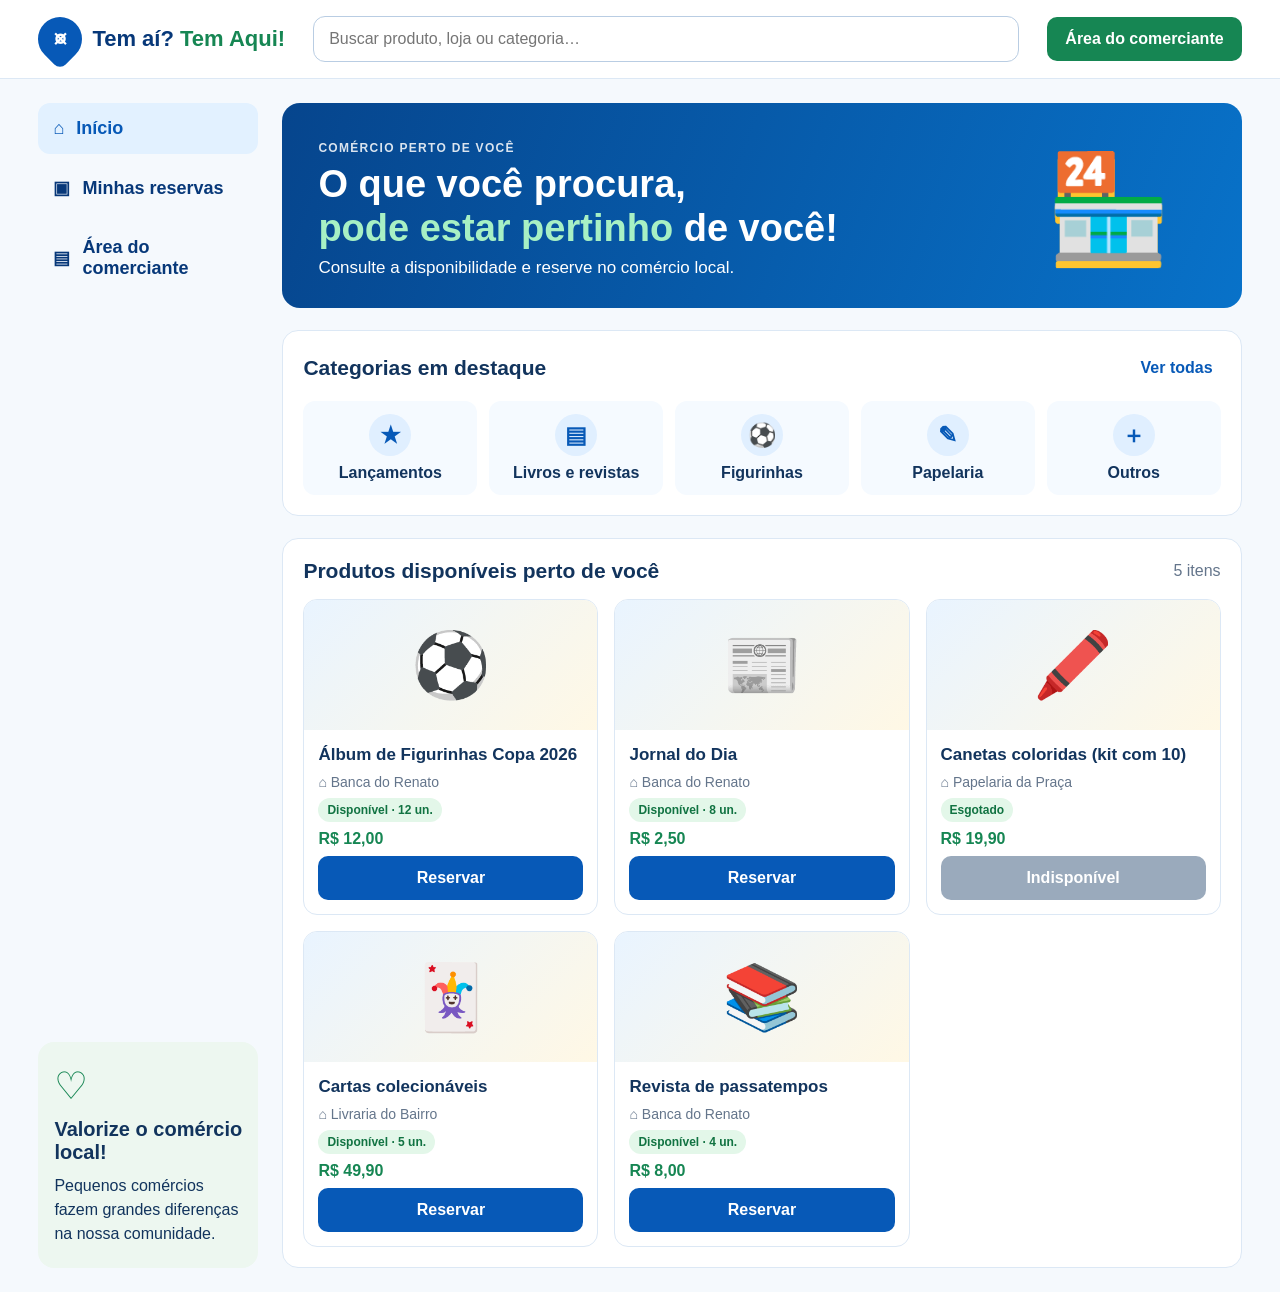
<file: index.html>
<!DOCTYPE html>
<html lang="pt-BR">
<head>
  <meta charset="UTF-8">
  <meta name="viewport" content="width=device-width, initial-scale=1.0">
  <title>Tem aí? Tem Aqui!</title>
  <link rel="stylesheet" href="css/style.css">
  <script src="js/app.js" defer></script>
</head>
<body>
  <header class="topbar">
    <a class="brand" href="#" aria-label="Tem aí? Tem Aqui! início">
      <span class="brand-pin">⌖</span>
      <span>Tem aí?<strong> Tem Aqui!</strong></span>
    </a>
    <div class="top-search">
      <label class="sr-only" for="search">Buscar produto, loja ou categoria</label>
      <input id="search" type="search" placeholder="Buscar produto, loja ou categoria…">
    </div>
    <button id="mode-toggle" class="mode-toggle" type="button">Área do comerciante</button>
  </header>

  <div class="layout">
    <aside class="sidebar" aria-label="Navegação principal">
      <button class="nav-item active" data-view="customer">⌂ <span>Início</span></button>
      <button class="nav-item" data-view="reservations">▣ <span>Minhas reservas</span></button>
      <button class="nav-item" data-view="merchant">▤ <span>Área do comerciante</span></button>
      <div class="side-note">
        <div class="note-icon">♡</div>
        <h3>Valorize o comércio local!</h3>
        <p>Pequenos comércios fazem grandes diferenças na nossa comunidade.</p>
      </div>
    </aside>

    <main id="main-content">
      <section class="hero">
        <div>
          <p class="eyebrow">COMÉRCIO PERTO DE VOCÊ</p>
          <h1>O que você procura,<br><span>pode estar pertinho</span> de você!</h1>
          <p>Consulte a disponibilidade e reserve no comércio local.</p>
        </div>
        <div class="hero-art" aria-hidden="true">🏪</div>
      </section>

      <section class="section">
        <div class="section-heading">
          <h2>Categorias em destaque</h2>
          <button class="text-button" id="clear-category">Ver todas</button>
        </div>
        <div class="categories">
          <button class="category" data-category="Lançamentos"><span>★</span>Lançamentos</button>
          <button class="category" data-category="Livros e revistas"><span>▤</span>Livros e revistas</button>
          <button class="category" data-category="Figurinhas"><span>⚽</span>Figurinhas</button>
          <button class="category" data-category="Papelaria"><span>✎</span>Papelaria</button>
          <button class="category" data-category="Outros"><span>＋</span>Outros</button>
        </div>
      </section>

      <section class="section">
        <div class="section-heading">
          <h2>Produtos disponíveis perto de você</h2>
          <span class="muted" id="result-count"></span>
        </div>
        <div id="product-list" class="product-grid"></div>
      </section>
    </main>
  </div>

  <dialog id="reserve-dialog" class="dialog">
    <form method="dialog" id="reserve-form">
      <button class="dialog-close" aria-label="Fechar" value="cancel">×</button>
      <p class="eyebrow">RESERVA</p>
      <h2 id="reserve-title">Reservar produto</h2>
      <p id="reserve-store" class="muted"></p>
      <label for="customer-name">Seu nome</label>
      <input id="customer-name" required maxlength="80" placeholder="Como podemos te chamar?">
      <label for="reserve-quantity">Quantidade</label>
      <input id="reserve-quantity" type="number" min="1" value="1" required>
      <p class="small muted">A reserva será registrada neste protótipo. Confirme a retirada diretamente com o estabelecimento.</p>
      <button class="primary" id="confirm-reservation" value="default">Confirmar reserva</button>
    </form>
  </dialog>
  <div id="toast" class="toast" role="status" aria-live="polite"></div>
</body>
</html>
</file>
<file: css/style.css>
:root {
  --blue: #0759b7;
  --blue-dark: #073879;
  --green: #168653;
  --yellow: #ffc52f;
  --ink: #12345d;
  --muted: #64758b;
  --line: #dce8f5;
  --pale: #edf6ff;
  --white: #fff;
  font-family: Arial, Helvetica, sans-serif;
}
* { box-sizing: border-box; }
body { margin: 0; background: #f5f9fd; color: var(--ink); }
button, input { font: inherit; }
button { cursor: pointer; }
.topbar { display:flex; align-items:center; gap:28px; padding:16px 3%; background:#fff; border-bottom:1px solid var(--line); position:sticky; top:0; z-index:5; }
.brand { display:flex; align-items:center; gap:10px; color:var(--blue-dark); text-decoration:none; font-size:22px; font-weight:800; white-space:nowrap; }
.brand strong { color:var(--green); }
.brand-pin { display:grid; place-items:center; width:44px; height:44px; border-radius:50% 50% 50% 8px; transform:rotate(-45deg); background:var(--blue); color:white; font-size:27px; }
.brand-pin::first-letter { transform:rotate(45deg); }
.top-search { flex:1; max-width:760px; }
input { width:100%; padding:13px 15px; border:1px solid #b9cde3; border-radius:12px; background:#fff; color:var(--ink); }
input:focus { outline:3px solid #c8e2ff; border-color:var(--blue); }
.mode-toggle { border:0; background:var(--green); color:white; padding:13px 18px; border-radius:10px; font-weight:700; white-space:nowrap; }
.layout { display:grid; grid-template-columns:220px minmax(0,1fr); gap:24px; max-width:1600px; margin:auto; padding:24px 3%; }
.sidebar { display:flex; flex-direction:column; gap:8px; }
.nav-item { border:0; background:transparent; color:var(--blue-dark); text-align:left; border-radius:12px; padding:15px; font-size:18px; font-weight:700; display:flex; gap:12px; align-items:center; }
.nav-item.active, .nav-item:hover { background:#e2f1ff; color:var(--blue); }
.side-note { margin-top:auto; padding:22px 16px; background:#edf7f0; border-radius:16px; }
.note-icon { font-size:38px; color:var(--green); }
.side-note h3 { margin:10px 0; font-size:20px; }
.side-note p { margin:0; line-height:1.5; }
main { min-width:0; }
.hero { display:flex; align-items:center; justify-content:space-between; min-height:205px; padding:28px 36px; border-radius:18px; background:linear-gradient(110deg,#06458d,#0872c9); color:white; overflow:hidden; }
.hero h1 { margin:8px 0; font-size:clamp(25px,3vw,38px); line-height:1.15; }
.hero h1 span { color:#a7f0c4; }
.hero p { margin:8px 0 0; font-size:17px; }
.eyebrow { font-size:12px !important; letter-spacing:1.3px; font-weight:800; opacity:.85; }
.hero-art { font-size:100px; padding:0 35px; filter:drop-shadow(0 7px 0 #ffc52f); }
.section { margin-top:22px; padding:20px; background:white; border:1px solid var(--line); border-radius:16px; }
.section-heading { display:flex; align-items:center; justify-content:space-between; gap:12px; margin-bottom:16px; }
h2 { font-size:21px; margin:0; }
.text-button { border:0; background:transparent; color:var(--blue); font-weight:700; padding:8px; }
.categories { display:grid; grid-template-columns:repeat(5,minmax(0,1fr)); gap:12px; }
.category { border:1px solid transparent; border-radius:12px; background:#f5faff; color:var(--ink); padding:12px 8px; font-weight:700; min-height:90px; }
.category span { display:grid; place-items:center; width:42px; height:42px; margin:0 auto 8px; background:#e0efff; color:var(--blue); border-radius:50%; font-size:23px; }
.category.selected { border-color:var(--blue); background:#eaf4ff; }
.product-grid { display:grid; grid-template-columns:repeat(3,minmax(0,1fr)); gap:16px; }
.product-card { border:1px solid var(--line); border-radius:14px; overflow:hidden; background:white; display:flex; flex-direction:column; }
.product-art { height:130px; display:grid; place-items:center; background:linear-gradient(135deg,#e9f4ff,#fff8e5); font-size:64px; }
.product-body { padding:14px; display:flex; flex-direction:column; gap:8px; flex:1; }
.product-body h3 { margin:0; font-size:17px; line-height:1.3; }
.store-line, .stock-line { font-size:14px; color:var(--muted); }
.stock-pill { display:inline-block; background:#e3f7e9; color:#117342; border-radius:20px; padding:5px 9px; font-size:12px; font-weight:700; width:max-content; }
.price { color:var(--green); font-weight:800; }
.primary { border:0; background:var(--blue); color:#fff; border-radius:10px; padding:13px 16px; font-weight:800; width:100%; margin-top:auto; }
.primary:hover { background:var(--blue-dark); }
.primary:disabled { background:#9aaabc; cursor:not-allowed; }
.empty { padding:28px; text-align:center; color:var(--muted); grid-column:1/-1; }
.dialog { border:0; border-radius:18px; padding:28px; width:min(440px,calc(100% - 24px)); box-shadow:0 18px 60px #12345d40; color:var(--ink); }
.dialog::backdrop { background:#10294780; }
.dialog form { display:flex; flex-direction:column; gap:12px; }
.dialog h2 { margin-bottom:0; }
.dialog label { font-weight:700; }
.dialog-close { position:absolute; right:16px; top:12px; border:0; background:transparent; font-size:28px; color:var(--muted); }
.small { font-size:13px; line-height:1.45; }
.muted { color:var(--muted); }
.toast { position:fixed; bottom:22px; right:22px; max-width:360px; background:#12345d; color:#fff; padding:15px 20px; border-radius:12px; box-shadow:0 8px 30px #0002; opacity:0; transform:translateY(12px); transition:.2s; pointer-events:none; z-index:10; }
.toast.show { opacity:1; transform:translateY(0); }
.sr-only { position:absolute; width:1px; height:1px; padding:0; margin:-1px; overflow:hidden; clip:rect(0,0,0,0); white-space:nowrap; border:0; }
.merchant-panel { display:grid; grid-template-columns:1fr 1fr; gap:18px; }
.panel-card { border:1px solid var(--line); border-radius:14px; padding:18px; background:white; }
.panel-card h3 { margin-top:0; }
.field { display:flex; flex-direction:column; gap:7px; margin:12px 0; }
.product-row { display:flex; align-items:center; justify-content:space-between; gap:12px; padding:12px 0; border-bottom:1px solid var(--line); }
.product-row:last-child { border-bottom:0; }
.qty { display:flex; align-items:center; gap:8px; }
.qty button { border:1px solid var(--line); background:#f2f8ff; color:var(--blue); border-radius:8px; width:36px; height:36px; font-size:20px; font-weight:bold; }
@media (max-width:1000px) {
  .layout { grid-template-columns:1fr; }
  .sidebar { flex-direction:row; overflow:auto; }
  .side-note { display:none; }
  .product-grid { grid-template-columns:repeat(2,minmax(0,1fr)); }
}
@media (max-width:650px) {
  .topbar { flex-wrap:wrap; gap:12px; }
  .brand { font-size:18px; }
  .top-search { order:3; flex-basis:100%; max-width:none; }
  .mode-toggle { margin-left:auto; font-size:13px; padding:10px; }
  .layout { padding:12px; gap:12px; }
  .sidebar { gap:4px; }
  .nav-item { padding:10px 12px; font-size:14px; white-space:nowrap; }
  .nav-item span { display:inline; }
  .hero { padding:22px; min-height:180px; }
  .hero-art { display:none; }
  .hero p { font-size:15px; }
  .section { padding:14px; }
  .categories { grid-template-columns:repeat(3,minmax(0,1fr)); }
  .product-grid { grid-template-columns:1fr; }
  .merchant-panel { grid-template-columns:1fr; }
}
</file>
